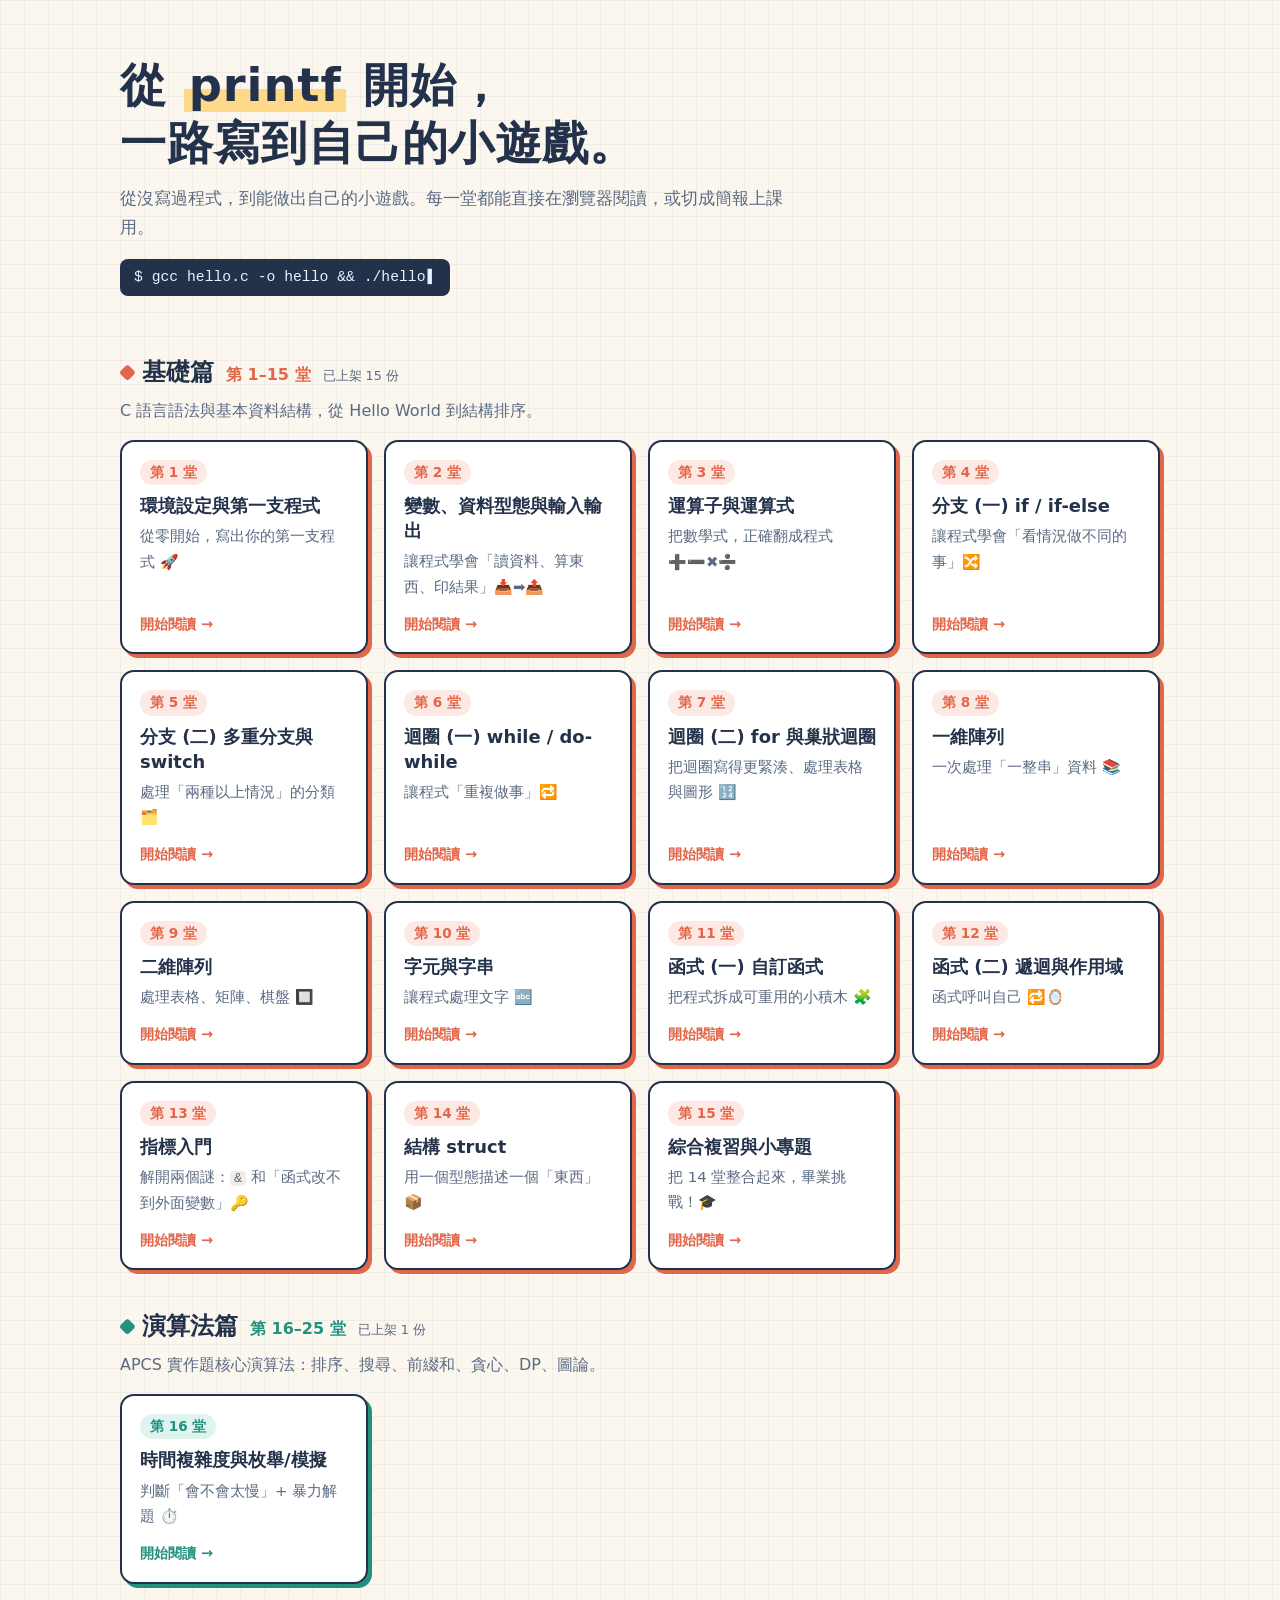
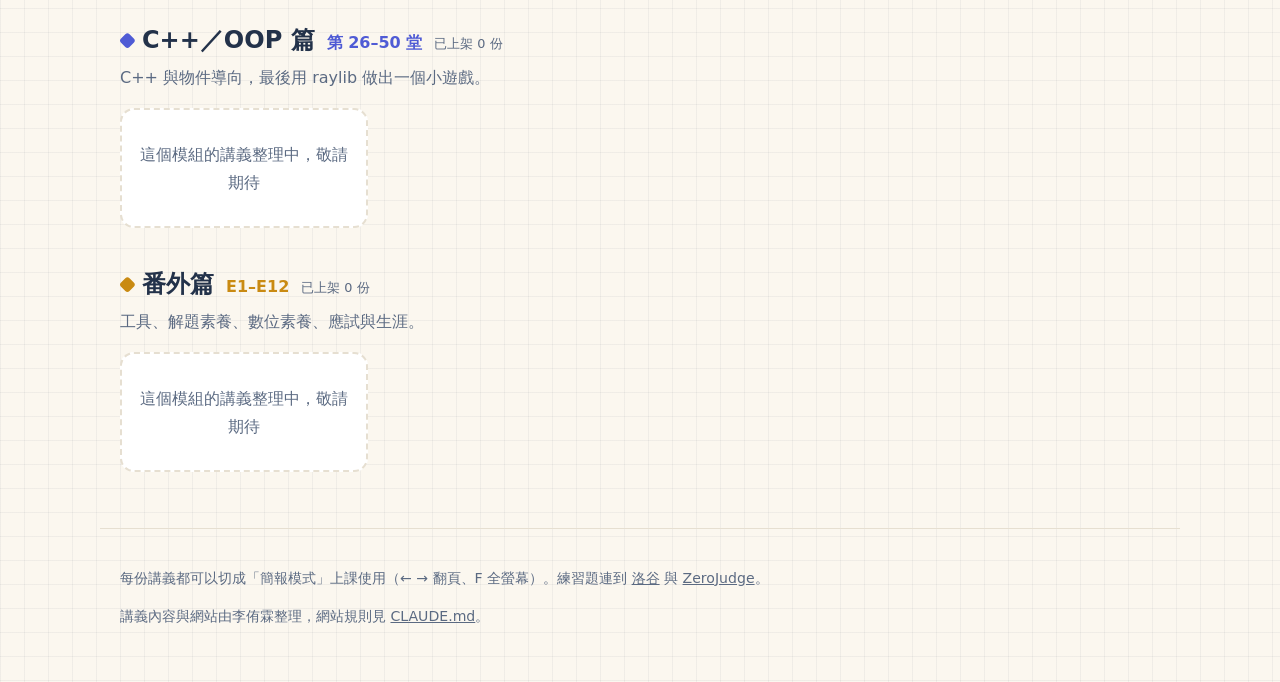
<file: index.html>
<!doctype html>
<html lang="zh-Hant">
<head>
<meta charset="utf-8">
<meta name="viewport" content="width=device-width, initial-scale=1">
<title>C 語言家教講義</title>
<meta name="description" content="給純初學者的 C／C++ 家教講義：基礎語法、APCS 演算法、物件導向到 raylib 小遊戲。">
<link rel="icon" href="assets/favicon.svg" type="image/svg+xml">
<link rel="stylesheet" href="assets/style.css">
</head>
<body>
<header class="hero wrap">
  <h1>從 <span class="mark">printf</span> 開始，<br>一路寫到自己的小遊戲。</h1>
  <p id="tagline">從沒寫過程式，到能做出自己的小遊戲。</p>
  <span class="prompt">$ gcc hello.c -o hello &amp;&amp; ./hello</span>
</header>

<main class="wrap" id="modules">
  <p class="hint">講義載入中…</p>
</main>

<footer class="site-foot wrap">
  <p>每份講義都可以切成「簡報模式」上課使用（← → 翻頁、F 全螢幕）。練習題連到 <a href="https://www.luogu.com.cn/" target="_blank" rel="noopener">洛谷</a> 與 <a href="https://zerojudge.tw/" target="_blank" rel="noopener">ZeroJudge</a>。</p>
  <p>講義內容與網站由李侑霖整理，網站規則見 <a href="https://github.com/freeguy2006/c-lessons/blob/main/CLAUDE.md">CLAUDE.md</a>。</p>
</footer>

<script src="assets/home.js"></script>
</body>
</html>
</file>
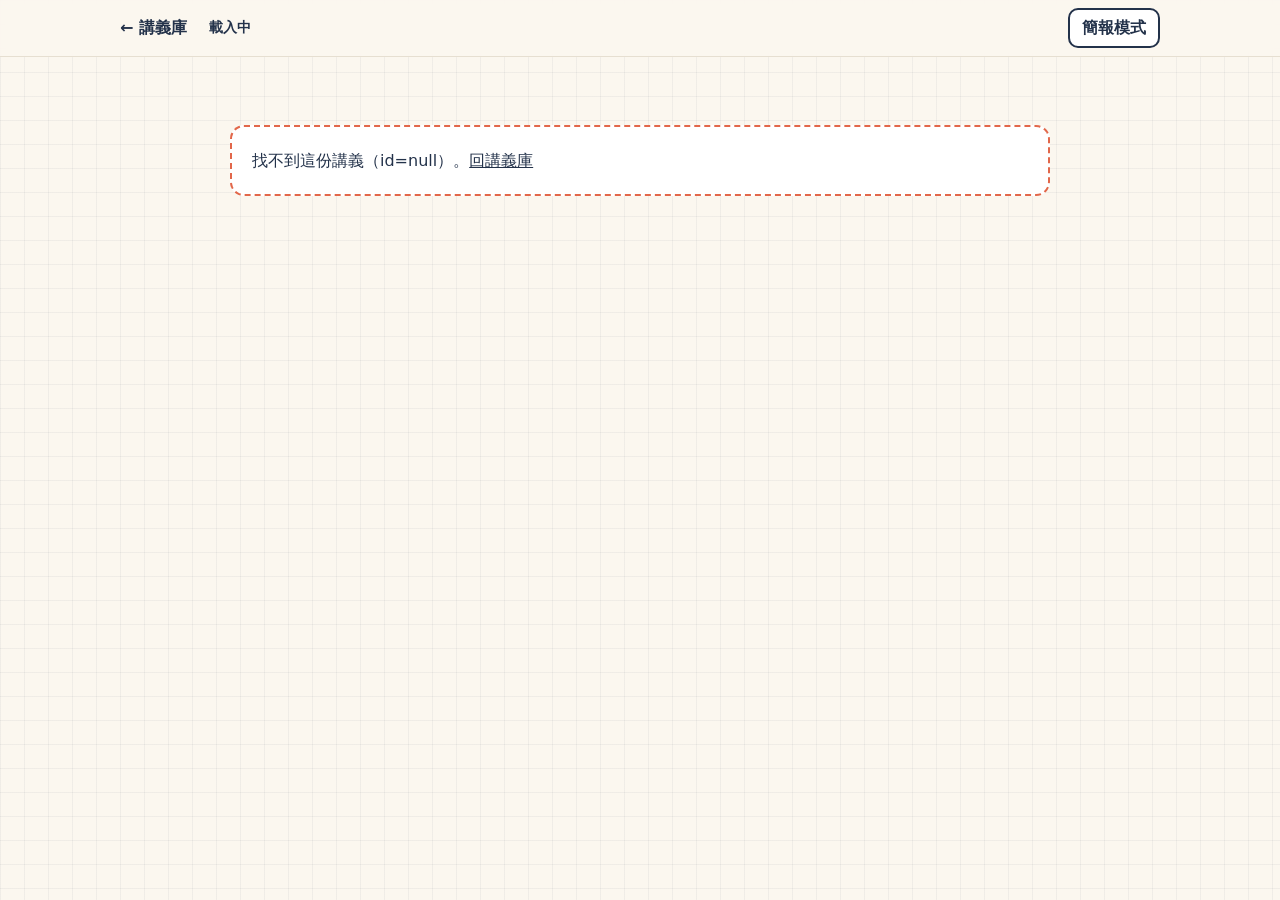
<file: lesson.html>
<!doctype html>
<html lang="zh-Hant">
<head>
<meta charset="utf-8">
<meta name="viewport" content="width=device-width, initial-scale=1">
<title>講義｜C 語言家教講義</title>
<link rel="stylesheet" href="assets/vendor/hljs-github.min.css">
<link rel="icon" href="assets/favicon.svg" type="image/svg+xml">
<link rel="stylesheet" href="assets/style.css">
</head>
<body>
<nav class="topbar">
  <div class="wrap">
    <a class="back" href="index.html">← 講義庫</a>
    <div class="crumb">
      <span class="tag" id="tag">載入中</span>
      <span class="title" id="title"></span>
    </div>
    <button class="btn" id="mode" type="button" aria-pressed="false">簡報模式</button>
  </div>
</nav>

<main class="wrap">
  <div class="reader" id="reader"><p class="hint">講義載入中…</p></div>
  <nav class="lesson-nav" id="lesson-nav"></nav>
</main>

<div class="deck" aria-live="polite">
  <div class="stage" id="stage"></div>
  <div class="deck-bar">
    <button class="btn" id="prev" type="button" aria-label="上一頁">←</button>
    <span class="count" id="count"></span>
    <button class="btn" id="next" type="button" aria-label="下一頁">→</button>
    <button class="btn" id="full" type="button">全螢幕</button>
    <span class="hint">← → 翻頁・F 全螢幕・Esc 回閱讀</span>
  </div>
</div>
<div class="progress" id="progress"></div>

<script src="assets/vendor/marked.umd.js"></script>
<script src="assets/vendor/highlight.min.js"></script>
<script src="assets/lesson.js"></script>
</body>
</html>
</file>
<file: assets/style.css>
/* ===== 共用設計變數：改風格只改這裡 ===== */
:root {
  --paper: #fbf7ef;
  --card: #ffffff;
  --ink: #23324a;
  --ink-soft: #5b6a82;
  --line: #e6dfd1;
  --grid: rgba(35, 50, 74, .05);

  --coral: #e2674a;   --coral-soft: #fde9e3;
  --teal: #23917f;    --teal-soft: #dff3ef;
  --indigo: #4f5bd5;  --indigo-soft: #e6e8fb;
  --amber: #c98a12;   --amber-soft: #fbf0d9;

  --font: "Noto Sans TC", "Microsoft JhengHei", "PingFang TC", system-ui, sans-serif;
  --mono: Consolas, "Cascadia Code", "Noto Sans TC", monospace;
  --radius: 14px;
  --shadow: 0 2px 0 var(--line), 0 6px 18px rgba(35, 50, 74, .06);
}

* { box-sizing: border-box; }
html { scroll-behavior: smooth; }
body {
  margin: 0;
  color: var(--ink);
  font-family: var(--font);
  line-height: 1.7;
  background-color: var(--paper);
  background-image:
    linear-gradient(var(--grid) 1px, transparent 1px),
    linear-gradient(90deg, var(--grid) 1px, transparent 1px);
  background-size: 24px 24px;
}
a { color: inherit; }
code, pre { font-family: var(--mono); }

/* 模組配色：在任何元素加 data-color="coral|teal|indigo|amber" */
[data-color="coral"]  { --accent: var(--coral);  --accent-soft: var(--coral-soft); }
[data-color="teal"]   { --accent: var(--teal);   --accent-soft: var(--teal-soft); }
[data-color="indigo"] { --accent: var(--indigo); --accent-soft: var(--indigo-soft); }
[data-color="amber"]  { --accent: var(--amber);  --accent-soft: var(--amber-soft); }

.wrap { max-width: 1080px; margin: 0 auto; padding: 0 20px; }

/* ===== 首頁 ===== */
.hero { padding-top: 56px; padding-bottom: 28px; }
.hero h1 {
  margin: 0 0 12px;
  font-size: clamp(2rem, 4.5vw, 2.9rem);
  line-height: 1.25;
  letter-spacing: .02em;
}
.hero h1 .mark {
  background: linear-gradient(transparent 58%, #ffd98a 58%);
  padding: 0 .1em;
}
.hero p { margin: 0; max-width: 40em; color: var(--ink-soft); font-size: 1.05rem; }
.hero .prompt {
  display: inline-block;
  margin-top: 18px;
  padding: 6px 14px;
  border-radius: 8px;
  background: var(--ink);
  color: #e8f0ff;
  font-family: var(--mono);
  font-size: .92rem;
}
.hero .prompt::after { content: "▌"; margin-left: 2px; animation: blink 1.1s steps(1) infinite; }
@keyframes blink { 50% { opacity: 0; } }

.module { padding: 28px 0 8px; }
.module-head { display: flex; align-items: baseline; gap: 12px; flex-wrap: wrap; margin-bottom: 4px; }
.module-head h2 { margin: 0; font-size: 1.5rem; }
.module-head h2::before {
  content: ""; display: inline-block; width: 12px; height: 12px; margin-right: 10px;
  border-radius: 3px; background: var(--accent); transform: rotate(45deg) translateY(-2px);
}
.module-head .range { color: var(--accent); font-weight: 700; }
.module > p { margin: 0 0 16px; color: var(--ink-soft); }

.cards { display: grid; grid-template-columns: repeat(auto-fill, minmax(230px, 1fr)); gap: 16px; }
.card {
  position: relative;
  display: flex; flex-direction: column;
  padding: 18px 18px 16px;
  background: var(--card);
  border: 2px solid var(--ink);
  border-radius: var(--radius);
  box-shadow: 4px 4px 0 var(--accent);
  text-decoration: none;
  transition: transform .15s ease, box-shadow .15s ease;
}
.card:hover, .card:focus-visible { transform: translate(-2px, -2px); box-shadow: 6px 6px 0 var(--accent); outline: none; }
.card .no {
  align-self: flex-start;
  padding: 1px 10px; margin-bottom: 8px;
  border-radius: 999px;
  background: var(--accent-soft); color: var(--accent);
  font-weight: 700; font-size: .85rem;
}
.card h3 { margin: 0 0 6px; font-size: 1.12rem; line-height: 1.4; }
.card p { margin: 0; color: var(--ink-soft); font-size: .93rem; }
.card p code { padding: 0 .3em; border-radius: 4px; background: #f2eee5; font-size: .9em; }
.card .go { margin-top: auto; padding-top: 12px; color: var(--accent); font-weight: 700; font-size: .9rem; }
.card.soon {
  border-style: dashed; border-color: var(--line); box-shadow: none;
  color: var(--ink-soft); justify-content: center; align-items: center; text-align: center; min-height: 120px;
}

.site-foot { margin-top: 48px; padding-top: 24px; padding-bottom: 40px; border-top: 1px solid var(--line); color: var(--ink-soft); font-size: .88rem; }

/* ===== 講義頁：頂部列 ===== */
.topbar {
  position: sticky; top: 0; z-index: 10;
  background: rgba(251, 247, 239, .92);
  backdrop-filter: blur(6px);
  border-bottom: 1px solid var(--line);
}
.topbar .wrap { display: flex; align-items: center; gap: 12px; min-height: 56px; flex-wrap: wrap; padding-top: 6px; padding-bottom: 6px; }
.topbar .back { text-decoration: none; font-weight: 700; white-space: nowrap; }
.topbar .crumb { display: flex; align-items: center; gap: 8px; min-width: 0; flex: 1; }
.topbar .tag {
  padding: 1px 10px; border-radius: 999px; white-space: nowrap;
  background: var(--accent-soft); color: var(--accent); font-weight: 700; font-size: .85rem;
}
.topbar .title { font-weight: 700; overflow: hidden; text-overflow: ellipsis; white-space: nowrap; }
.btn {
  border: 2px solid var(--ink); border-radius: 10px; background: var(--card);
  padding: 4px 12px; font: inherit; font-weight: 700; color: var(--ink); cursor: pointer; white-space: nowrap;
}
.btn:hover { background: var(--accent-soft); }
.btn[aria-pressed="true"] { background: var(--ink); color: #fff; }

/* ===== 閱讀模式：每頁投影片變成一張卡 ===== */
.reader { padding: 28px 0 24px; }
.page {
  position: relative;
  margin: 0 auto 22px;
  max-width: 820px;
  padding: 26px 34px 22px;
  background: var(--card);
  border: 1px solid var(--line);
  border-radius: var(--radius);
  box-shadow: var(--shadow);
  scroll-margin-top: 76px;
}
.page .pno { position: absolute; top: 10px; right: 14px; color: var(--ink-soft); font-size: .78rem; text-decoration: none; }
.page.lead {
  background: var(--accent); color: #fff; border-color: transparent; text-align: center; padding: 40px 34px;
}
.page.lead .pno { color: rgba(255, 255, 255, .8); }
.lead .md :not(pre) > code { background: rgba(255, 255, 255, .2); color: #fff; }

/* 投影片內容排版（閱讀與簡報共用） */
.md h1 { margin: 0 0 14px; font-size: 1.55rem; line-height: 1.35; }
.md h2 { margin: 6px 0 10px; font-size: 1.25rem; }
.md h3 { margin: 6px 0 8px; font-size: 1.08rem; }
.page.lead .md h1, .stage.lead .md h1 { font-size: 2rem; }
.md p, .md li { font-size: 1.02rem; }
.md ul, .md ol { padding-left: 1.4em; }
.md :not(pre) > code {
  padding: .1em .35em; border-radius: 5px; background: #f2eee5; font-size: .92em;
}
.md pre {
  margin: 12px 0; padding: 14px 16px; overflow-x: auto;
  background: #f7f8fa; border: 1px solid #e3e7ee; border-radius: 10px; line-height: 1.55;
}
.md pre code { background: none; padding: 0; font-size: .92rem; }
.md blockquote {
  margin: 12px 0; padding: 8px 14px;
  border-left: 4px solid var(--accent); background: var(--accent-soft); border-radius: 0 8px 8px 0;
}
.lead .md blockquote { background: rgba(255, 255, 255, .15); border-color: #fff; }
.md blockquote p { margin: 0; }
.md table { display: block; max-width: 100%; overflow-x: auto; border-collapse: collapse; margin: 12px 0; font-size: .95rem; }
.md th, .md td { border: 1px solid var(--line); padding: 6px 12px; text-align: left; }
.md th { background: #f6f1e7; }
.md a { color: var(--accent); font-weight: 700; }
.lead .md a { color: #fff; }
.md li.task { list-style: none; margin-left: -1.3em; }
.md li.task input { width: 1.05em; height: 1.05em; margin-right: .45em; vertical-align: -2px; accent-color: var(--accent); cursor: pointer; }

.lesson-nav { display: flex; justify-content: space-between; gap: 12px; max-width: 820px; margin: 8px auto 48px; }
.lesson-nav a {
  flex: 1; padding: 12px 16px; background: var(--card); border: 2px solid var(--ink); border-radius: 12px; text-decoration: none;
}
.lesson-nav a:hover { background: var(--accent-soft); }
.lesson-nav .next { text-align: right; }
.lesson-nav small { display: block; color: var(--ink-soft); }

/* ===== 簡報模式 ===== */
.deck { display: none; }
body.present { overflow: hidden; }
body.present .reader, body.present .lesson-nav { display: none; }
body.present .deck {
  display: flex; flex-direction: column; align-items: center; justify-content: center;
  position: fixed; inset: 56px 0 0 0; padding: 16px;
}
.stage {
  position: relative;
  width: min(96vw, calc((100vh - 130px) * 16 / 9));
  aspect-ratio: 16 / 9;
  padding: 4.2% 6% 5%;
  overflow: auto;
  background: var(--card);
  border: 1px solid var(--line);
  border-radius: var(--radius);
  box-shadow: var(--shadow);
  font-size: clamp(14px, 1.55vw, 22px);
}
.stage .md p, .stage .md li { font-size: 1em; }
.stage.lead { background: var(--accent); color: #fff; display: flex; flex-direction: column; justify-content: center; text-align: center; }
.stage .corner { position: absolute; bottom: 2.2%; color: var(--ink-soft); font-size: .62em; }
.stage .corner.left { left: 3%; }
.stage .corner.right { right: 3%; }
.stage .corner.top { top: 2.2%; bottom: auto; left: 3%; }
.stage.lead .corner { color: rgba(255, 255, 255, .8); }
.deck-bar { display: flex; align-items: center; gap: 12px; margin-top: 12px; }
.deck-bar .count { min-width: 5em; text-align: center; font-variant-numeric: tabular-nums; color: var(--ink-soft); }
.progress { position: fixed; left: 0; bottom: 0; height: 4px; background: var(--accent); transition: width .2s; }
body:not(.present) .progress { display: none; }
.hint { color: var(--ink-soft); font-size: .8rem; }

.error { max-width: 820px; margin: 40px auto; padding: 20px; border: 2px dashed var(--coral); border-radius: var(--radius); background: var(--card); }

@media (max-width: 640px) {
  .page { padding: 22px 18px 18px; }
  .topbar .title { display: none; }
  .hint { display: none; }
}
@media print {
  .topbar, .lesson-nav, .deck, .progress { display: none !important; }
  body { background: #fff; }
  .page { box-shadow: none; break-inside: avoid; }
}
</file>
<file: assets/vendor/hljs-github.min.css>
pre code.hljs{display:block;overflow-x:auto;padding:1em}code.hljs{padding:3px 5px}/*!
  Theme: GitHub
  Description: Light theme as seen on github.com
  Author: github.com
  Maintainer: @Hirse
  Updated: 2021-05-15

  Outdated base version: https://github.com/primer/github-syntax-light
  Current colors taken from GitHub's CSS
*/.hljs{color:#24292e;background:#fff}.hljs-doctag,.hljs-keyword,.hljs-meta .hljs-keyword,.hljs-template-tag,.hljs-template-variable,.hljs-type,.hljs-variable.language_{color:#d73a49}.hljs-title,.hljs-title.class_,.hljs-title.class_.inherited__,.hljs-title.function_{color:#6f42c1}.hljs-attr,.hljs-attribute,.hljs-literal,.hljs-meta,.hljs-number,.hljs-operator,.hljs-selector-attr,.hljs-selector-class,.hljs-selector-id,.hljs-variable{color:#005cc5}.hljs-meta .hljs-string,.hljs-regexp,.hljs-string{color:#032f62}.hljs-built_in,.hljs-symbol{color:#e36209}.hljs-code,.hljs-comment,.hljs-formula{color:#6a737d}.hljs-name,.hljs-quote,.hljs-selector-pseudo,.hljs-selector-tag{color:#22863a}.hljs-subst{color:#24292e}.hljs-section{color:#005cc5;font-weight:700}.hljs-bullet{color:#735c0f}.hljs-emphasis{color:#24292e;font-style:italic}.hljs-strong{color:#24292e;font-weight:700}.hljs-addition{color:#22863a;background-color:#f0fff4}.hljs-deletion{color:#b31d28;background-color:#ffeef0}
</file>
